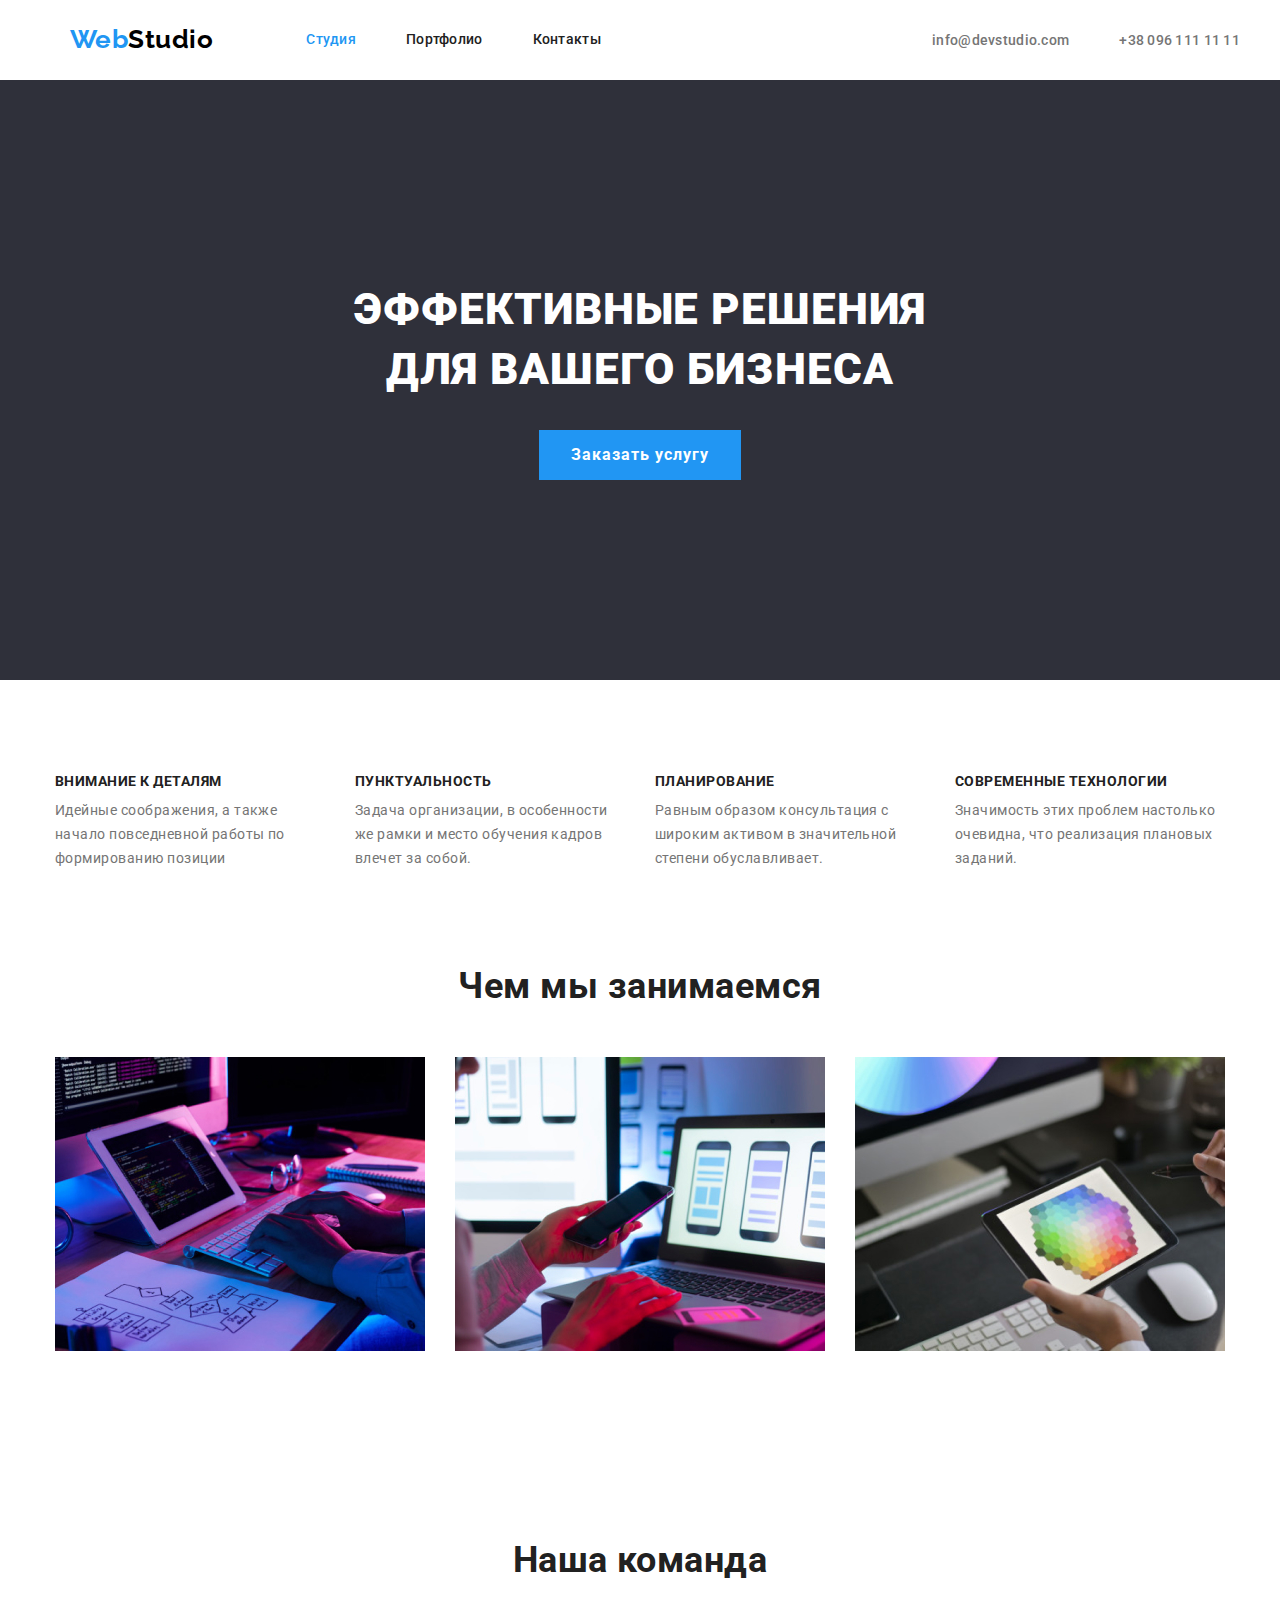
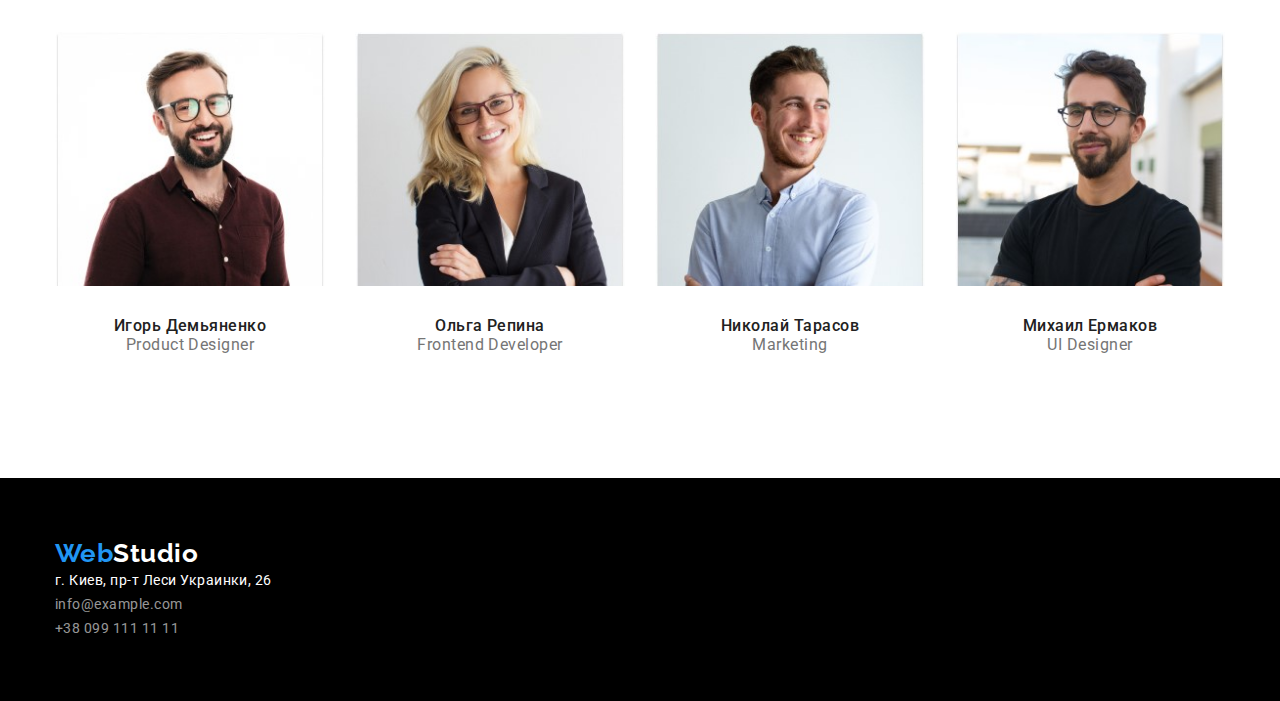
<file: index.html>
<!DOCTYPE html>
<html lang="ru">
<head>
    <meta charset="UTF-8">
    <meta name="viewport" content="width=device-width, initial-scale=1.0">
    <title>WebStudio</title>
    <link href="https://fonts.googleapis.com/css2?family=Raleway:wght@700&family=Roboto:wght@400;500;700;900&display=swap" rel="stylesheet"> 
    <link rel="stylesheet" href="https://cdnjs.cloudflare.com/ajax/libs/modern-normalize/1.0.0/modern-normalize.min.css">
    <link rel="stylesheet" href="./css/styles.css" />
</head>
<body>
    <header class="conteiner">
        <nav class="conteiner main-nav">
            <a href="./index.html" class="logo"><span>Web</span>Studio</a>
            <ul class="site-nav list">
                <li class="item"><a href="./index.html" class="link current">Студия</a></li>
                <li class="item"><a href="./portfolio.html" class="link">Портфолио</a> </li>
                <li class="item"><a href=""class="link">Контакты</a> </li>
            </ul>
       
            <ul class="mail list">
                <li class="item"><a href="mailto:info@example.com"class="link">info@devstudio.com</a></li>
                <li class="item"><a href="tel:+380991111111"class="link">+38 096 111 11 11</a></li>
            </ul>
        </nav>
    </header> 
    <main>
        <section class="hero">
            <div class="conteiner">
                <h1 class="hero-title">Эффективные решения <br> для вашего бизнеса</h1>
                <a href="" class="button">Заказать услугу</a>
            </div>
        </section>
        <section class="section plus">
            <div class="conteiner">
                <ul class="features list">
                    <li class="item"> <h3 class="title">Внимание к деталям</h3>
                        <p class="text"> Идейные соображения, а также начало повседневной работы по формированию позиции </p>
                    </li>
                    <li class="item"> <h3 class="title">Пунктуальность</h3>
                        <p class="text">Задача организации, в особенности же рамки и место обучения кадров влечет за собой.</p>
                    </li>
                    <li class="item"> <h3 class="title">Планирование</h3>
                        <p class="text">Равным образом консультация с широким активом в значительной степени обуславливает.</p>
                    </li>
                    <li class="item"> <h3 class="title">Современные технологии</h3>
                        <p class="text">Значимость этих проблем настолько очевидна, что реализация плановых заданий.</p>
                    </li>
                </ul>
            </div>
            </section>
            <section class="section operation">
            <div class="conteiner">
                <h2 class="section-title">Чем мы занимаемся</h2>
                <ul class="work list">
                    <li class="item"> <img src="./images/box1.jpg" alt="" width="370"></li>
                    <li class="item"> <img src="./images/box2.jpg" alt="" width="370"></li>
                    <li class="item"> <img src="./images/box3.jpg" alt="" width="370"></li>
                </ul>
            </div>
        </section>
        <section class="section job">
            <div class="conteiner">
                <h2 class="section-title">Наша команда</h2>
                <ul class="company list">
                    <li class="item">
                        <img src="./images/teamcard1.jpg" alt="" width="270">
                        <div class="name">
                            <h3 class="company-title"> Игорь Демьяненко</h3>
                            <p class="company-job">Product Designer</p>
                        </div>
                        </li>        
                    <li class="item">
                        <img src="./images/teamcard2.jpg" alt="" width="270">
                        <div class="name">
                            <h3 class="company-title">Ольга Репина</h3>
                            <p class="company-job">Frontend Developer</p>
                        </div> 
                    </li>
                    <li class="item">
                        <img src="./images/teamcard3.jpg" alt="" width="270">
                        <div class="name">
                            <h3 class="company-title">Николай Тарасов</h3>
                            <p class="company-job">Marketing</p>
                        </div>
                    </li>
                    <li class="item">
                        <img src="./images/teamcard4.jpg" alt="" width="270">
                        <div class="name">
                            <h3 class="company-title">Михаил Ермаков</h3>
                            <p class="company-job">UI Designer</p>
                        </div>
                    </li>
                </ul>
            </div>
        </section>
    </main>
    <footer class="post">
        <div class="conteiner">
            <a href="./index.html" class="post-logo"><span>Web</span>Studio</a>
            <address>  
                <ul class="address list">
                    <li> <p>г. Киев, пр-т Леси Украинки, 26</p></li>
                    <li><a href="mailto:info@example.com" class="link">info@example.com</a></li>
                    <li> <a href="tel:+380991111111" class="link">+38 099 111 11 11</a></li>
                </ul>   
            </address>
        </div>
    </footer>
</body>
</html>
</file>
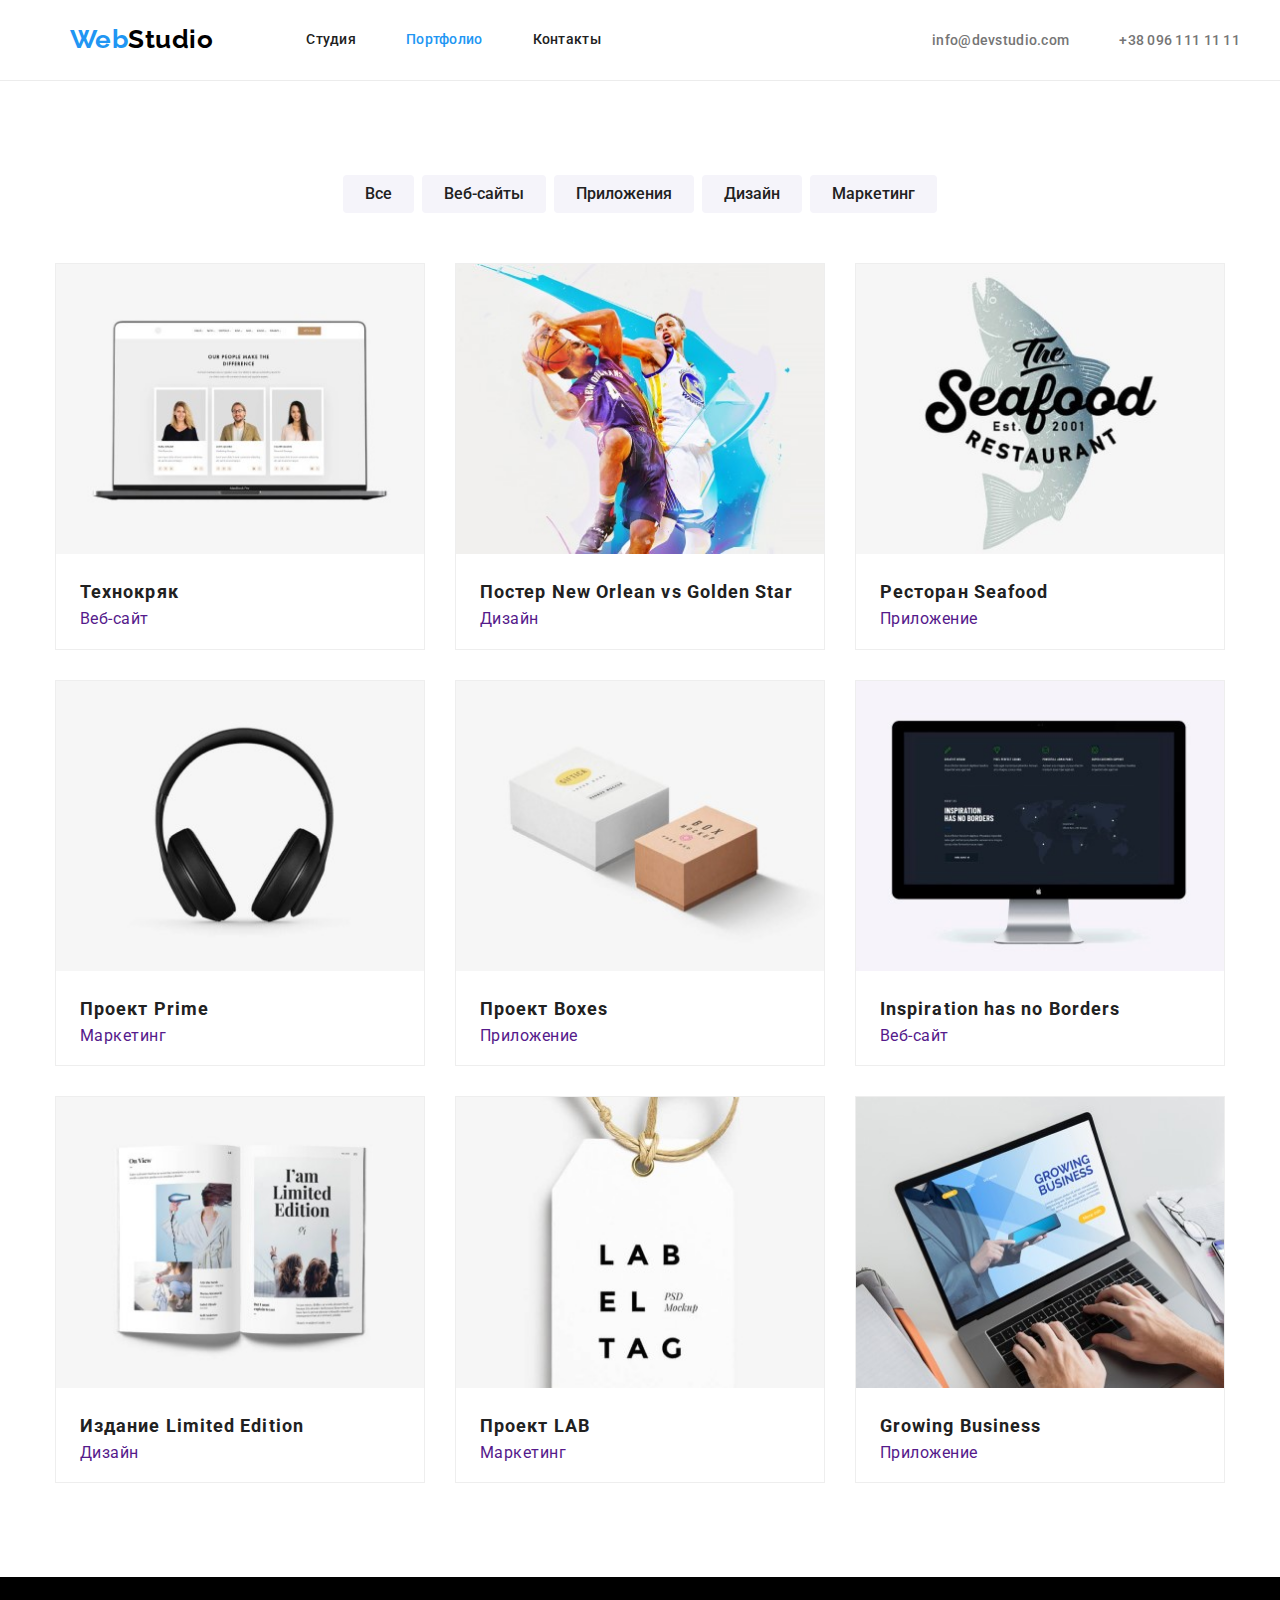
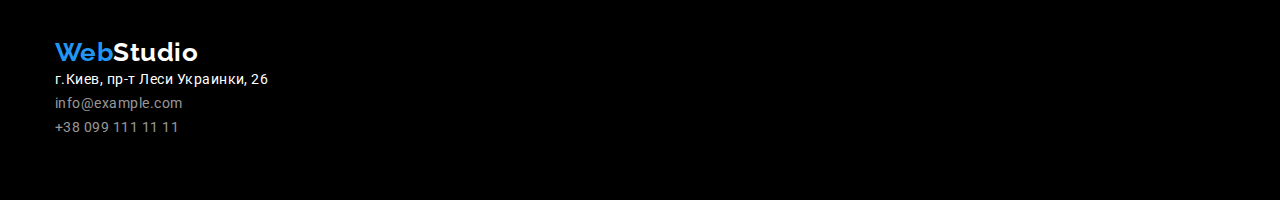
<file: portfolio.html>
<!DOCTYPE html>
<html lang="ru">
<head>
    <meta charset="UTF-8">
    <meta name="viewport" content="width=device-width, initial-scale=1.0">
    <title>WebStudio</title>
    <link href="https://fonts.googleapis.com/css2?family=Raleway:wght@700&family=Roboto:wght@400;500;700;900&display=swap" rel="stylesheet"> 
    <link rel="stylesheet" href="https://cdnjs.cloudflare.com/ajax/libs/modern-normalize/1.0.0/modern-normalize.min.css">
    <link rel="stylesheet" href="./css/styles.css" />
</head>
<body>
   <header class="conteiner">
        <nav class="conteiner main-nav">
            <a href="./index.html" class="logo"><span>Web</span>Studio</a>
            <ul class="site-nav list">
                <li class="item"><a href="./index.html" class="link">Студия</a></li>
                <li class="item"><a href="./portfolio.html" class="link current">Портфолио</a> </li>
                <li class="item"><a href=""class="link">Контакты</a> </li>
            </ul>
            <ul class="mail list">
                <li class="item"><a href="mailto:info@example.com" class="link">info@devstudio.com</a></li>
                <li class="item"><a href="tel:+380991111111" class="link">+38 096 111 11 11</a></li>
            </ul>
        </nav>
   </header> 
   <main class="portfolio" >
        <section class="section">
            <div class="conteiner project">
                <ul class="filtr list">
                    <li class="item"><button type="button"><h3 class="filtr-title">Все</h3></button></li>
                    <li class="item"><button type="button"><h3 class="filtr-title">Веб-сайты</h3></button></li>
                    <li class="item"><button type="button"><h3 class="filtr-title">Приложения</h3></button></li>
                    <li class="item"><button type="button"><h3 class="filtr-title">Дизайн</h3></button></li>
                    <li class="item"><button type="button"><h3 class="filtr-title">Маркетинг</h3></button></li>
                </ul>
                <ul class="example list">
                    <li class="item">
                        <a href="" class="example-work">
                        <img src="./images/project1.jpg" alt="" width="370">
                        <div class="card">
                            <h3 class="title">Технокряк</h3>
                            <p>Веб-сайт</p>
                        </div>
                        </a>
                    </li>
                    <li class="item">
                        <a href="" class="example-work">
                        <img src="./images/project2.jpg" alt="" width="370">
                        <div class="card">
                            <h3 class="title">Постер New Orlean vs Golden Star</h3>
                            <p>Дизайн</p>
                        </div>
                        </a>
                    </li>
                    <li class="item">
                        <a href="" class="example-work">
                        <img src="./images/project3.jpg" alt="" width="370">
                        <div class="card">
                            <h3 class="title">Ресторан Seafood</h3>
                            <p>Приложение</p>
                        </div>
                        </a>
                    </li>
                    <li class="item">
                        <a href=""class="example-work">
                        <img src="./images/project4.jpg" alt="" width="370">
                        <div class="card">
                            <h3 class="title">Проект Prime</h3>
                            <p>Маркетинг</p>
                        </div>
                        </a>
                    </li>
                    <li class="item">
                        <a href=""class="example-work">
                        <img src="./images/project5.jpg" alt="" width="370">
                        <div class="card">
                            <h3 class="title">Проект Boxes</h3>
                            <p>Приложение</p>
                        </div>
                        </a>
                    </li>
                    <li class="item">
                        <a href=""class="example-work">
                        <img src="./images/project6.jpg" alt="" width="370">
                        <div class="card">
                            <h3 class="title">Inspiration has no Borders</h3>
                            <p>Веб-сайт</p>
                        </div>
                        </a>
                    </li>
                    <li class="item">
                        <a href=""class="example-work">
                        <img src="./images/project7.jpg" alt="" width="370">
                        <div class="card">
                            <h3 class="title">Издание Limited Edition</h3>
                            <p>Дизайн</p>
                        </div>
                        </a>
                    </li>
                    <li class="item">
                        <a href=""class="example-work">
                        <img src="./images/project8.jpg" alt="" width="370">
                        <div class="card">
                            <h3 class="title">Проект LAB</h3>
                            <p>Маркетинг</p>
                        </div>
                        </a>
                    </li>
                    <li class="item">
                        <a href=""class="example-work">
                        <img src="./images/project9.jpg" alt="" width="370">
                        <div class="card">
                            <h3 class="title">Growing Business</h3>
                            <p>Приложение</p>
                        </div>
                        </a>
                    </li>
                </ul>
            </div>
        </section>
   </main>
<footer class="post">
    <div class="conteiner">
        <a href="./index.html" class="post-logo"> <span>Web</span>Studio</a>
        <address>  
        <ul class="address list">
            <li><p>г.Киев, пр-т Леси Украинки, 26</p></li>
            <li><a href="mailto:info@example.com" class="link">info@example.com</a></li>
            <li> <a href="tel:+380991111111" class="link">+38 099 111 11 11</a></li>
        </ul>   
        </address>
    </div>
</footer>
</body>
</html>
</file>
<file: css/styles.css>
:root {
    --primary-text-color: #757575;
    --title-text-color: #212121;
    --accent-color: #2196F3;

}
body {
    background-color: #ffffff;
    color: var(--primary-text-color);
    font-family: Roboto, sans-serif;
    letter-spacing: 0.03em;
}
img{
    display: block;
    max-width: 100%;
    height: auto;
}
.conteiner {
    width: 1200px;
    padding-left: 15px;
    padding-right: 15px;
    margin: 0px;
    margin-left: auto;
    margin-right: auto;
}
.logo > span{
    color: var(--accent-color);
    }
.logo {
    color: black;
    font-family: Raleway, sans-serif;
    font-weight: 700;
    font-size: 26px;
    line-height: 1.2;
    text-decoration: none;
}
.list {
    padding: 0;
    margin: 0;
    list-style: none;
}
.conteiner.main-nav{
    display: flex;
    align-items: center;
  
}
.site-nav{
    display: flex;
    margin-left: 93px ;
}
.site-nav .item:not(:last-child){
    margin-right: 50px;
}

.site-nav .link{
    display: block;
    padding-top: 32px;
    padding-bottom: 32px;

    color: var(--title-text-color);
    letter-spacing: 0.02em;
    font-weight: 500;
    font-size: 14px;
    line-height: 1.14;
    text-decoration: none;
}
.site-nav .link:hover, 
.site-nav .link:focus{
    color: var(--accent-color); 
}
 .mail {
     display: flex;
     margin-left: auto;
 }
 .mail .item:not(:last-child){
    margin-right: 50px;
}
.mail .link {
     color: var(--primary-text-color);
     letter-spacing: 0.02em;
     font-weight: 500;
     font-size: 14px;
     line-height: 1.14;
     text-decoration: none;
}
.mail .link:hover,
.mail .link:focus{
    color: var(--accent-color);  
}
.hero {
    padding-top: 200px;
    padding-bottom: 200px ;

    background: #2F303A;
    letter-spacing: 0.06em;
    text-align: center;
}

.hero-title {
    margin-top:0;
    margin-bottom:30px;

    color: #ffffff;
    font-weight: 900;
    font-size: 44px;
    line-height: 1.36;
    text-transform: uppercase; 
 }
.hero .button{
    display: inline-block;
    padding: 10px 32px;
    border: 1 px solid transparent;

    background-color: var(--accent-color);
    color: #ffffff;
    font-weight: 700;
    font-size: 16px;
    line-height: 1.87;
    text-decoration: none;
 }
 .section.plus{
     padding-top: 94px;
     padding-bottom: 94px;
 }
 .features{
     display: flex;
     flex-wrap: wrap;
     justify-content:space-between;
 }
 .features .item{
     width: 270px;
 }
.features .title {
    margin-top: 0px;
    margin-bottom: 10px;

    color: var(--title-text-color);
    font-weight: 700;
    font-size: 14px;
    line-height: 1.14;
    text-transform: uppercase;
 }
.features .text {
    margin-top: 0px;
    margin-bottom: 0px;

    font-size: 14px;
    line-height: 1.71;
}
.section-title {
    margin-top: 0px;
    margin-bottom: 50px;
   
    color: var(--title-text-color);
    font-weight: 700;
    font-size: 36px;
    line-height: 1.17;
    text-align: center;
}
.work{
    display: flex;
   }

.work .item:not(:last-child){
    margin-right: 30px;
 }
 .section.operation{
     padding-bottom: 94px;
 }
 .section.job {
    padding-top: 94px;
    padding-bottom: 94px ;
}
.company{
    display: flex;
    margin-top: 50px;
}
.company .item:not(:last-child){
    margin-right: 30px;
}
.name{
    text-align: center;
    border-radius: 0px 0px 4px 4px;
    background: #FFFFFF;
    padding-top:30px ;
    padding-bottom: 30px;

}
.company-title {
    margin-top: 0px;
    margin-bottom: 0px;

    color: var(--title-text-color);
    font-weight: 500;
    font-size: 16px;
    line-height: 1.19;
}

.company-job {
    margin-top: 0px;
    margin-bottom: 0px;

    font-size: 16px;
    line-height: 1.19;
}
.post {
    padding-top: 60px;
    padding-bottom: 60px ;
    
    background-color: #000000;
}
.post-logo {
    margin-top: 0px;
    margin-bottom: 20px;

    color: #ffffff;
    font-family: Raleway, sans-serif;
    font-weight: 700;
    font-size: 26px;
    line-height: 1.2;
    text-decoration: none;
}
.post-logo > span{
    color: var(--accent-color);
}
.address{
    color:#ffffff;
    font-size: 14px;
    line-height: 1.71;
    font-style: normal;
}
 p {
    margin-top: 0px;
    margin-bottom: 0px;
}
.address .link{
    margin-top: 9px;
    margin-bottom: 0px;

    color: rgba(255, 255, 255, 0.6);
    text-decoration: none;
}
.site-nav .current{
    color: var(--accent-color);
    }

.conteiner.project{
    padding-bottom: 94px;
    padding-top: 94px;
    margin-bottom: 0px ;
    margin-top: 0px;
}
button{
    padding: 0px;
    border-radius: 4px;
    background: #F5F4FA;
    border: transparent;
}
.portfolio{
    border-top: 1px solid #ECECEC;
}
.filtr{
    display: flex;
    justify-content: center;
    margin-bottom: 50px;
}
.filtr .item:not(:last-child){
margin-right: 8px;
}
.filtr-title{
    padding: 6px 22px;
    margin: 0px;
    
}

.example{
    display: flex;
    flex-wrap: wrap;
}
.example .item{
    width: 370px;
    margin-right: 30px;
    margin-bottom: 30px;
    border: 1px solid #EEEEEE;
    background: #FFFFFF;
    
    box-sizing: border-box;

}
.card{
    padding: 20px 24px;
    
}
.example .item:nth-child(3n){
    margin-right: 0px;
}
.example .item:nth-last-child(-n+3){
    margin-bottom: 0px;
}
.example-work{
    text-decoration: none;
}
.example .title{
    margin-top: 0px;
    margin-bottom: 0px;

    color: var(--title-text-color);
    letter-spacing: 0.06em;
    font-weight: 700;
    font-size: 18px;
    line-height: 2;
}
.example > p {
    margin-top: 4px;
    margin-bottom: 0px;

    font-size: 16px;
    line-height: 1.86;
}
.filtr-title{
    color: var(--title-text-color);
    font-weight: 500;
    font-size: 16px;
    line-height: 1.62;
    text-align: center;
}
.filtr-title:hover,
.filtr-title:focus{
    color: var(--accent-color)
}
</file>
